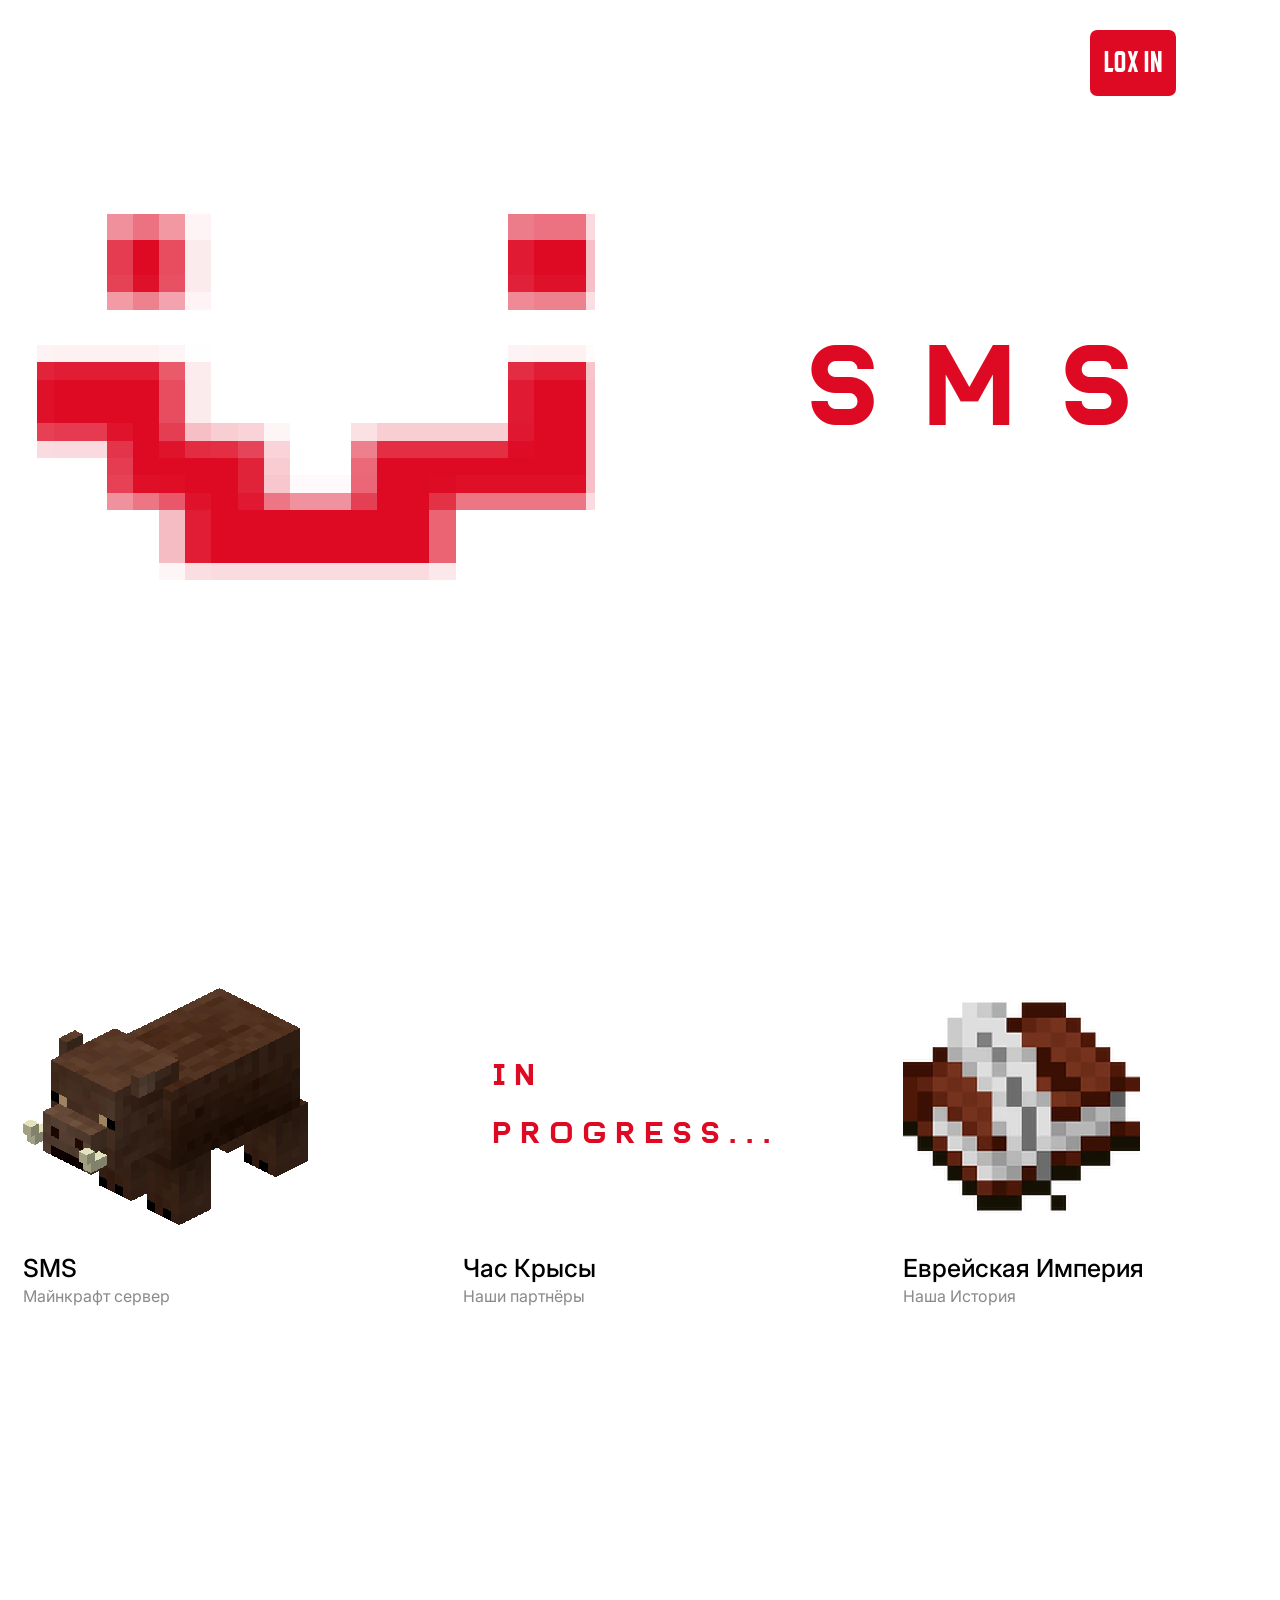
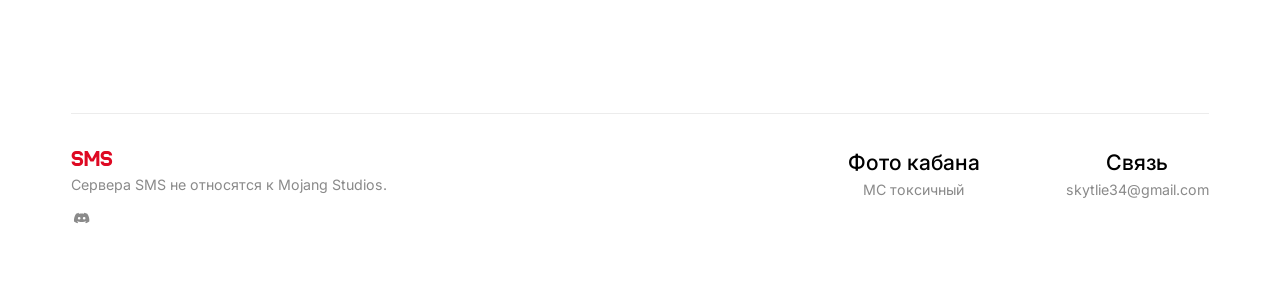
<file: index.html>
<!DOCTYPE html>
<html lang="ru">
<head>
<meta charset="utf-8">
<meta name="viewport" content="width=device-width, initial-scale=1">
<title>SMS</title>
<link rel="icon" href="img/smile.png">
<link rel="preconnect" href="https://fonts.googleapis.com">
<link rel="preconnect" href="https://fonts.gstatic.com" crossorigin>
<link rel="stylesheet" href="https://fonts.googleapis.com/css2?family=Inter:wght@400;500;800&family=Russo+One&display=swap">
<link rel="stylesheet" href="style.css">
</head>
<body>

<!-- 404 -->
<section class="page" id="p404">
  <h1 class="err">404<a class="smile" href="#main" aria-label="На главную"><img src="img/smile.png" alt=""></a></h1>
  <img class="pig" src="img/pig.gif" alt="Нарисованный кабан">
  <p class="nope">Этого ещё нет</p>
</section>

<!-- ServerСЦЬ -->
<section class="page" id="server">
  <h1 class="logo">SMS</h1>

  <h2>О проекте:</h2>
  <p>SMS представляет собой самый антихайповый сервер по Майнкрафту. Только здесь вы отдаёте так много, а получаити так мала. А проектом владеет какой-то Грозный Вепрь, Лесной Кабан.</p>

  <h2>Правила:</h2>
  <p>Единственное полноценное правило сервера — не нарушать РП / Игровой опыт других игроков. Но это не означает, что на сервере невозможно получить бан. Администрация оставляет за собой возможность блокировки любого игрока по собственному усмотрению. Игроки вправе создать собственную конституцию в которой способом наказания может быть бан. Конституция утверждается администрацией.</p>
  <p>Разблокировка игрока возможна при:<br>— Выплате штрафа в виде 3400 рублей.<br>— Выигрыше во внутриигровом суде.</p>

  <h2>Моды:</h2>
  <p>Сборки:<br>
    <a href="https://drive.google.com/file/d/1O5xczxBzegHiM4YPUGXDpkKpcHq5hDXq/view?usp=sharing" target="_blank" rel="noopener">— Ролеплей</a>
    <br><a href="https://drive.google.com/file/d/1Lcvh9Hp1dyDCnUp1TvtfMI9ewItEgpfq/view?usp=sharing" target="_blank" rel="noopener">— Админская</a>
    <br><a href="https://drive.google.com/file/d/1KkgoxuqdOBCFx1k0v2NvyraLbZGwTq6n/view?usp=sharing" target="_blank" rel="noopener">— Для создания контента</a></p>

  <h2>Дискорд:</h2>
  <p>Дискорд SMS:<br><a href="https://discord.gg/Y4FAmBP89s" target="_blank" rel="noopener">Клик ми плиз.</a></p>

  <h2>IP:</h2>
  <p>SMS.wellduck.org</p>

  <a class="smile" href="#main" aria-label="На главную"><img src="img/smile.png" alt=""></a>
</section>

<!-- KabanСЦЬ -->
<section class="page" id="kaban">
  <img class="photo" src="img/kaban.png" alt="Кабан крупным планом">
  <a class="smile" href="#main" aria-label="На главную"><img src="img/smile.png" alt=""></a>
</section>

<!-- MainСЦЬ -->
<main class="page" id="main">
  <a class="login" href="#p404">Lox in</a>

  <header class="hero">
    <img src="img/smile.png" alt="">
    <h1 class="logo">SMS</h1>
  </header>

  <nav class="cards">
    <a class="card" href="#server">
      <div class="pic"><img src="img/boar.webp" alt="Майнкрафт-кабан"></div>
      <b>SMS</b><small>Майнкрафт сервер</small>
    </a>
    <a class="card" href="#p404">
      <div class="pic"><em class="wip">In<br>progress...</em></div>
      <b>Час Крысы</b><small>Наши партнёры</small>
    </a>
    <a class="card" href="docs/evr.pdf" target="_blank" rel="noopener">
  <div class="pic"><img src="img/BookAndQuillNew.webp" alt="Книга с пером"></div>
  <b>Еврейская Империя</b><small>Наша История</small>
</a>
  </nav>

  <footer class="foot">
    <div>
      <span class="brand">SMS</span>
      <small>Сервера SMS не относятся к Mojang Studios.</small>
      <a class="dc" href="https://discord.gg/Y4FAmBP89s" target="_blank" rel="noopener" aria-label="Discord">
        <svg viewBox="0 0 24 24" aria-hidden="true"><path fill-rule="evenodd" d="M8.6 6.5 9 5.3C7.8 5.5 6.700 5.900 5.700 6.400 3.700 9.400 3.100 12.300 3.400 15.200c1.300 1 2.600 1.600 3.800 2l.8-1.300c-.5-.2-.9-.4-1.300-.7l.3-.2c2.300 1.100 7.700 1.100 10 0l.3.200c-.4.300-.8.500-1.300.7l.8 1.300c1.200-.4 2.500-1 3.800-2 .4-3.300-.5-6.200-2.300-8.800-1-.5-2.100-.9-3.300-1.100l-.5 1.200c-1.500-.3-3.500-.3-5 0ZM9.200 10a1.500 1.500 0 1 0 0 3 1.500 1.500 0 0 0 0-3Zm5.600 0a1.500 1.500 0 1 0 0 3 1.500 1.500 0 0 0 0-3Z"/></svg>
      </a>
    </div>
    <a href="#kaban"><b>Фото кабана</b><small>МС токсичный</small></a>
    <p class="contact"><b>Связь</b><small>skytlie34@gmail.com</small></p>
  </footer>
</main>

</body>
</html>
</file>
<file: style.css>
/* Шрифты: файлы кладём в fonts/ */
@font-face{font-family:"SouthGhetto";src:local("SouthGhetto"),local("South Ghetto"),url("fonts/SouthGhetto.ttf");font-display:swap}
@font-face{font-family:"STENGAZETA";src:local("STENGAZETA"),local("Stengazeta"),url("fonts/STENGAZETA.ttf");font-display:swap}

:root{
  --red:#DE0923; --mute:#8a8a8a; --line:#ececec;
  --display:"SouthGhetto","Russo One","Arial Black",sans-serif;
  --poster:"STENGAZETA",Impact,"Arial Narrow",sans-serif;
  --text:"Inter",system-ui,sans-serif;
  /* Я это делал под свой моник 1440px, так что сосо, бедность. */
  --u:calc(100vw / 1440);
}
*{box-sizing:border-box;margin:0}
body{background:#fff;color:#000;font:400 calc(16*var(--u))/1.5 var(--text);overflow-x:clip}
a{color:inherit;text-decoration:none}
img{display:block;max-width:none}
:focus-visible{outline:2px solid var(--red);outline-offset:4px}

/* Страницы на #якорях, без JS */
.page{display:none;min-height:100vh}
.page:target,#main{display:flex}
#p404:target~#main,#server:target~#main,#kaban:target~#main{display:none}

.smile{display:block;image-rendering:pixelated}
.smile img{width:100%;image-rendering:pixelated}
.smile:hover{opacity:.7}
.logo{font:400 calc(128*var(--u))/1 var(--display);letter-spacing:.43em;color:var(--red)}

/* Main */
#main{position:relative;flex-direction:column;padding-bottom:calc(60*var(--u))}
.login{position:absolute;top:calc(34*var(--u));right:calc(117*var(--u));padding:calc(22*var(--u)) calc(15*var(--u)) calc(18*var(--u));border-radius:calc(8*var(--u));background:var(--red);color:#fff;font:400 calc(34*var(--u))/1 var(--poster);text-transform:uppercase}
.login:hover{opacity:.85}
.hero{display:grid;grid-template-columns:1fr 1fr;align-items:center;margin-top:calc(241*var(--u));padding-left:calc(42*var(--u))}
.hero>img{width:calc(627*var(--u));image-rendering:pixelated}
.hero .logo{text-align:center;margin-right:-.43em}
.cards{display:grid;grid-template-columns:calc(495*var(--u)) calc(495*var(--u)) 1fr;margin-top:calc(459*var(--u));padding-left:calc(26*var(--u))}
.card{display:block}
.pic{display:flex;align-items:center;height:calc(267*var(--u));margin-bottom:calc(30*var(--u))}
.pic img{height:100%;width:auto;image-rendering:pixelated}
.wip{margin-left:calc(34*var(--u));font:400 calc(34*var(--u))/1.9 var(--display);letter-spacing:.33em;text-transform:uppercase;color:var(--red)}
.card b{display:block;font-weight:500;font-size:calc(28*var(--u));line-height:1.3}
.card small{display:block;font-size:calc(18*var(--u));color:var(--mute)}
.card:hover b,.foot a:hover b{color:var(--red)}
.foot{display:grid;grid-template-columns:1fr auto auto;column-gap:calc(97*var(--u));margin:calc(455*var(--u)) calc(80*var(--u)) 0;padding-top:calc(37*var(--u));border-top:calc(2*var(--u)) solid var(--line)}
.foot a,.contact{text-align:center}
.foot b{display:block;font-weight:500;font-size:calc(24*var(--u))}
.foot small{display:block;font-size:calc(16*var(--u));color:var(--mute)}
.brand{display:block;font:400 calc(24*var(--u))/1.3 var(--display);color:var(--red)}
.dc{display:inline-flex;margin-top:calc(14*var(--u));color:var(--mute)}
.dc:hover{color:var(--red)}
.dc svg{width:calc(24*var(--u));height:calc(24*var(--u));fill:currentColor}

/* Server */
#server{flex-direction:column;padding:calc(130*var(--u)) calc(80*var(--u)) calc(60*var(--u)) calc(56*var(--u))}
#server .logo{font-size:calc(256*var(--u));line-height:.9;margin-bottom:calc(60*var(--u))}
#server h2{margin:calc(110*var(--u)) 0 calc(30*var(--u));text-align:right;font:800 calc(96*var(--u))/1.1 var(--text);letter-spacing:-.01em}
#server p{max-width:calc(1200*var(--u));margin-bottom:calc(36*var(--u));font-size:calc(36*var(--u));line-height:1.6}
#server p a{text-decoration:underline;text-underline-offset:.15em}
#server p a:hover{color:var(--red)}
#server>.smile{width:calc(60*var(--u));margin:calc(80*var(--u)) auto 0}

/* 404 и Kaban вписываются в экран целиком) */
#p404,#kaban{--u:min(calc(100vw / 1440),calc(100vh / 1024));flex-direction:column;align-items:center;justify-content:center;text-align:center}
.err{position:relative;font:400 calc(340*var(--u))/1 var(--display);color:var(--red);text-box:trim-both cap alphabetic}
.err .smile{position:absolute;left:50%;top:50%;width:calc(60*var(--u));transform:translate(-50%,-50%)}
.pig{width:calc(498*var(--u));height:calc(345*var(--u));object-fit:cover;border-radius:calc(90*var(--u));margin:calc(40*var(--u)) 0 calc(83*var(--u))}
.nope{font:400 calc(128*var(--u))/1 var(--display);text-transform:uppercase;color:var(--red);text-box:trim-both cap alphabetic}
.photo{width:calc(977*var(--u));border-radius:calc(44*var(--u))}
#kaban .smile{width:calc(60*var(--u));margin-top:calc(56*var(--u))}

/* Телефон */
@media (max-width:800px){
  :root{--u:calc(100vw / 900)}
  #p404,#kaban{--u:min(calc(100vw / 1200),calc(100vh / 1024))}
  .hero{grid-template-columns:1fr;justify-items:center;gap:calc(60*var(--u));padding:0;margin-top:calc(200*var(--u))}
  .hero>img{width:calc(560*var(--u))}
  .cards{grid-template-columns:1fr;row-gap:calc(70*var(--u));margin-top:calc(200*var(--u))}
  .foot{grid-template-columns:1fr 1fr;margin-top:calc(200*var(--u))}
  .foot>div{grid-column:1/-1;margin-bottom:calc(40*var(--u))}
  .login{right:calc(40*var(--u))}
}
</file>
